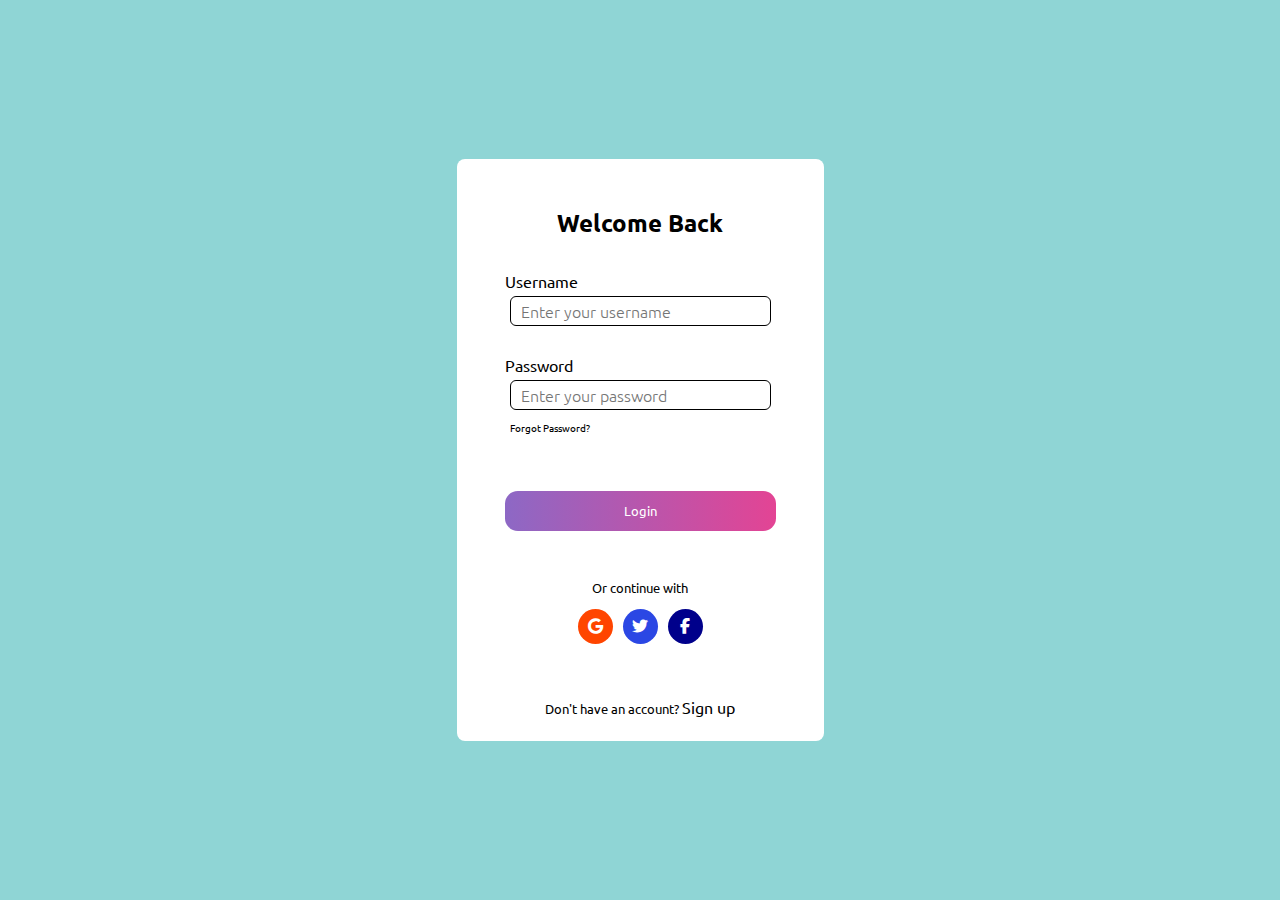
<file: index1.html>
<!DOCTYPE html>
<html lang="en">
<head>
    <meta charset="UTF-8">
    <meta name="viewport" content="width=device-width, initial-scale=1.0">
    <title>Login Form</title>

    <!-- Google Fonts -->
    <link href="https://fonts.googleapis.com/css2?family=Ubuntu&display=swap" rel="stylesheet">

    <!-- Font Awesome CDN (for icons) -->
    <link rel="stylesheet" href="https://cdnjs.cloudflare.com/ajax/libs/font-awesome/6.4.0/css/all.min.css">

    <!-- Your CSS file or embedded styles -->
    <link rel="stylesheet" href="styles.css">
</head>
<body>
    <div class="container">
        <h2 class="t-center">Welcome Back</h2>

        <form>
            <div class="inputDiv username">
                <label for="username">Username</label>
                <input type="text" id="username" placeholder="Enter your username">
            </div>

            <div class="inputDiv userArea">
                <label for="password">Password</label>
                <input type="password" id="password" placeholder="Enter your password">
                <a href="#"><span class="forgotPassword">Forgot Password?</span></a>
            </div>

            <button class="btn">Login</button>
        </form>

        <div class="formBottom">
            <p>Or continue with</p>
            <ul class="flexUl">
                <li><a href="#"><i class="fa-brands fa-google"></i></a></li>
                <li><a href="#"><i class="fa-brands fa-twitter"></i></a></li>
                <li><a href="#"><i class="fa-brands fa-facebook-f"></i></a></li>
            </ul>

            <p>Don't have an account? <span id="signUp">Sign up</span></p>
        </div>
    </div>
</body>
</html>
</file>
<file: styles.css>
* {
    margin: 0;
    padding: 0;
    box-sizing: border-box;
    font-family: 'Ubuntu', sans-serif;
    list-style: none;
    text-decoration: none;
}

body {
    width: 100%;
    height: 100vh;
    display: flex;
    justify-content: center;
    align-items: center;
    background-color: #8fd5d5;
}

.container {
    background-color: white;
    justify-content: center;
    align-items: center;
    flex-direction: column;
    padding: 1rem 3rem;
    border-radius: .5rem;
}

.container form {
    display: flex;
    justify-content: center;
    flex-direction: column;
    position: relative;
}

.container h2 {
    font-size: 1.5rem;
    margin: 2rem;
}

.container form input {
    font-weight: lighter;
    border: none;
}

input:focus {
    outline: none;
}

.container form .username {
    margin-bottom: .7rem;
}

.container form i {
    font-size: 1rem;
    margin-right: 0.5rem;
}

.container form input {
    font-size: 1rem;
}

.userArea {
    margin-bottom: .7rem;
}
.forgotPassword{
    font-size: 10px;
    padding: 5px;
    color: black;
}
#username{
    border: 1.5px solid black;
    padding: 3px 10px 3px 10px;
    margin: 5px;
    border-radius: 6px;
}
#password{
    border: 1.5px solid black;
    padding: 3px 10px 3px 10px;
    margin: 5px;
    border-radius: 6px;
}
/*.container form .forgotPassword {
    position: absolute;
    right: 0rem;
    cursor: pointer;
    bottom: 17rem;
    color: rgb(113, 119, 124);
    font-size: .8rem;
}
*/
.inputDiv {
    display: flex;
    flex-direction: column;
    padding-bottom: .8rem;
}

.formBottom {
    display: flex;
    justify-content: center;
    align-items: center;
    flex-direction: column;
}

.formBottom ul {
    margin-bottom: 3rem;
}

.formBottom p {
    margin-bottom: .5rem;
    font-size: .8rem;
}

.flexUl {
    display: flex;
    justify-content: space-between;
    align-items: center;
}

.flexUl a {
    text-decoration: none;
}

.flexUl li {
    list-style: none;
}

.flexUl li i {
    height: 35px;
    width: 35px;
    display: flex;
    justify-content: center;
    align-items: center;
    margin: 5px;
}

.fa-brands {
    margin-top: 1rem;
    cursor: pointer;
    color: white;
    padding: 0.5rem;
    border-radius: 50%;
}

.fa-google {
    background-color: orangered;
}

.fa-twitter {
    background-color: rgb(43, 71, 228);
}

.fa-facebook-f {
    background-color: darkblue;
}


/* Utility Classes */
.t-center {
    text-align: center;
}

.btn {
    border: none;
    border-radius: 0.8rem;
    cursor: pointer;
    padding: 0.7rem 0.8rem;
    background: linear-gradient(to right, #8d68c5, #e34494);
    margin-top: 2rem;
    margin-bottom: 3rem;
    color: #fff;
}

#signUp {
    font-size: 1rem;
    cursor: pointer;
}

#signUp:hover {
    color: #8d68c5;
}
</file>
